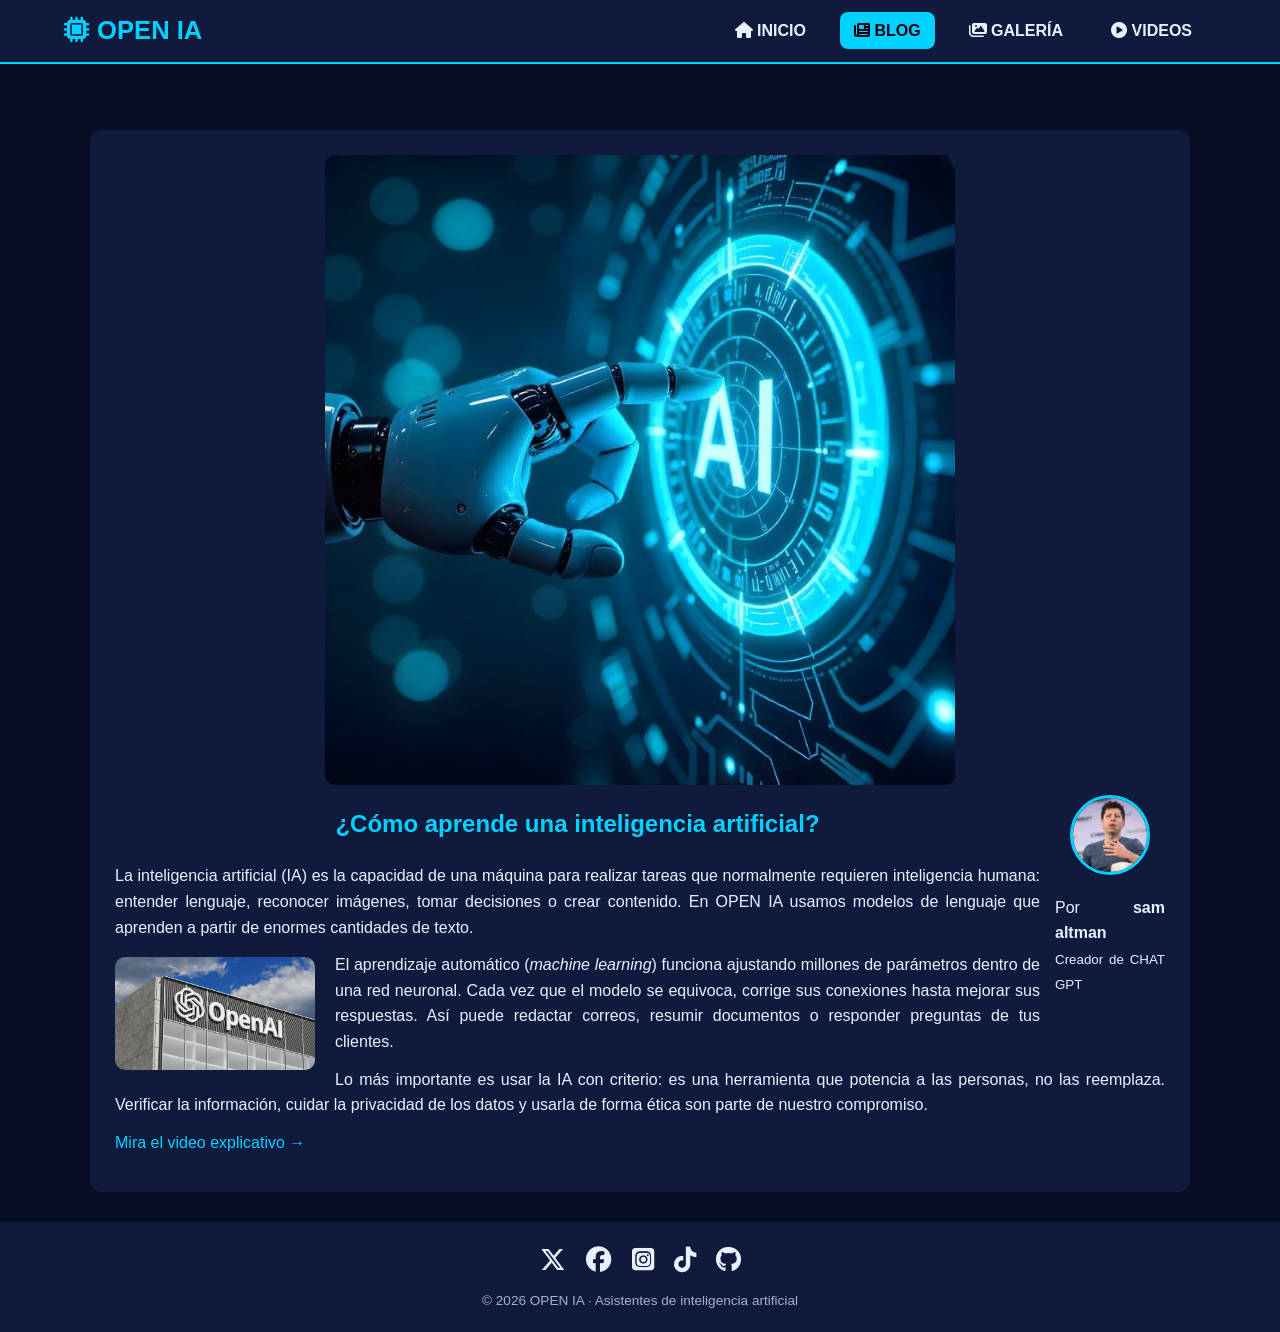
<file: blog.html>
<!DOCTYPE html>
<html lang="es">
<head>
    <meta charset="UTF-8">
    <meta name="viewport" content="width=device-width, initial-scale=1.0">
    <title>OPEN IA</title>
    <link rel="stylesheet" href="estilo.css">
    <link rel="stylesheet" href="https://cdnjs.cloudflare.com/ajax/libs/font-awesome/6.5.1/css/all.min.css">
    <link rel="shortcut icon" href="imagenes/favicon_ia.png" type="image/png">
</head>
<body>
    <header class="cabecera">
        <h1><i class="fa-solid fa-microchip"></i> OPEN IA</h1>
        <nav>
            <ul class="menu">
                <li><a href="index.html"><i class="fa-solid fa-house"></i> INICIO</a></li>
                <li><a href="blog.html" class="activo"><i class="fa-solid fa-newspaper"></i> BLOG</a></li>
                <li><a href="galeria.html"><i class="fa-solid fa-images"></i> GALERÍA</a></li>
                <li><a href="videos.html"><i class="fa-solid fa-circle-play"></i> VIDEOS</a></li>
            </ul>
        </nav>
    </header>
    <main class="contenido">
        <article class="entrada">
            <img class="portada-blog" src="imagenes/imagen ia.jpg" alt="Red neuronal artificial">
            <aside class="autor">
                <img class="avatar" src="imagenes/SALT.webp" alt="Foto del autor">
                <p>Por <strong>sam altman</strong><br><small>Creador de CHAT GPT</small></p>
            </aside>
            <h2>¿Cómo aprende una inteligencia artificial?</h2>
            <p>La inteligencia artificial (IA) es la capacidad de una máquina para realizar tareas que normalmente requieren inteligencia humana: entender lenguaje, reconocer imágenes, tomar decisiones o crear contenido. En OPEN IA usamos modelos de lenguaje que aprenden a partir de enormes cantidades de texto.</p>
            <img class="lateral" src="imagenes/OPEN.webp" alt="Nodos conectados">
            <p>El aprendizaje automático (<em>machine learning</em>) funciona ajustando millones de parámetros dentro de una red neuronal. Cada vez que el modelo se equivoca, corrige sus conexiones hasta mejorar sus respuestas. Así puede redactar correos, resumir documentos o responder preguntas de tus clientes.</p>
            <p>Lo más importante es usar la IA con criterio: es una herramienta que potencia a las personas, no las reemplaza. Verificar la información, cuidar la privacidad de los datos y usarla de forma ética son parte de nuestro compromiso.</p>
            <p><a href="videos.html">Mira el video explicativo &rarr;</a></p>
        </article>
    </main>
    <footer class="pie">
        <ul class="redes">
                <li><a href="https://x.com" target="_blank" rel="noopener" aria-label="X"><i class="fa-brands fa-x-twitter"></i></a></li>
                <li><a href="https://www.facebook.com" target="_blank" rel="noopener" aria-label="Facebook"><i class="fa-brands fa-facebook"></i></a></li>
                <li><a href="https://www.instagram.com" target="_blank" rel="noopener" aria-label="Instagram"><i class="fa-brands fa-square-instagram"></i></a></li>
                <li><a href="https://www.tiktok.com" target="_blank" rel="noopener" aria-label="TikTok"><i class="fa-brands fa-tiktok"></i></a></li>
                <li><a href="https://github.com" target="_blank" rel="noopener" aria-label="GitHub"><i class="fa-brands fa-github"></i></a></li>
            </ul>
        <p>&copy; 2026 OPEN IA &middot; Asistentes de inteligencia artificial</p>
    </footer>
</body>
</html>
</file>
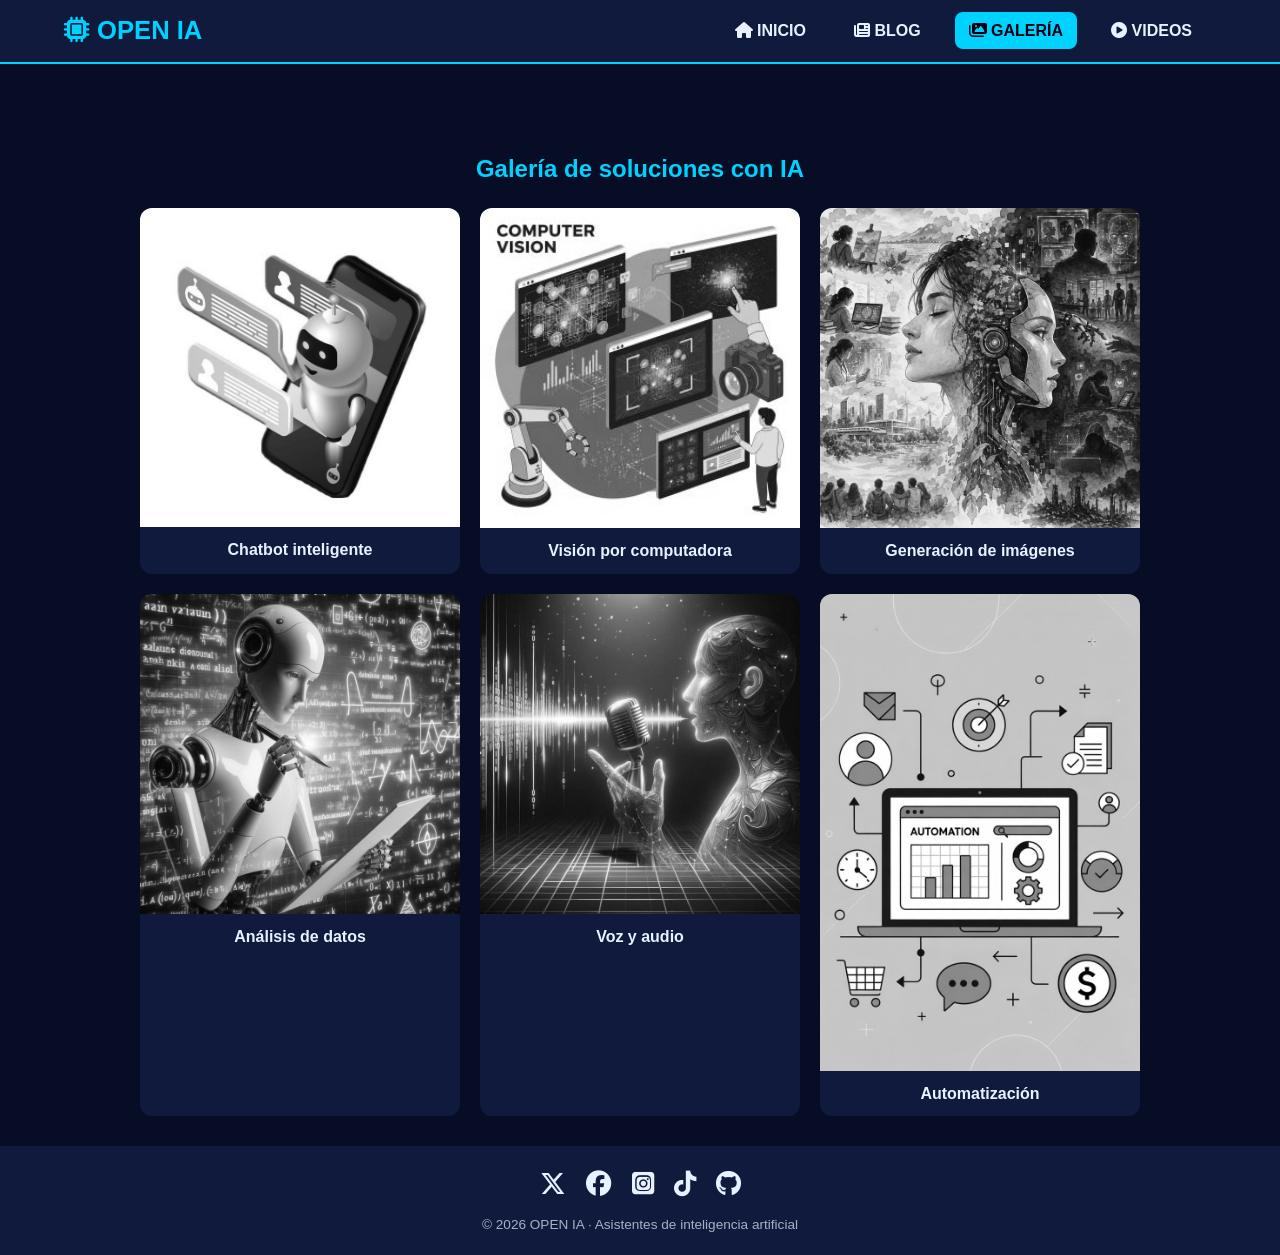
<file: galeria.html>
<!DOCTYPE html>
<html lang="es">
<head>
    <meta charset="UTF-8">
    <meta name="viewport" content="width=device-width, initial-scale=1.0">
    <title>OPEN IA
    </title>
    <link rel="stylesheet" href="estilo.css">
    <link rel="stylesheet" href="https://cdnjs.cloudflare.com/ajax/libs/font-awesome/6.5.1/css/all.min.css">
    <link rel="shortcut icon" href="imagenes/favicon_ia.png" type="image/png">
</head>
<body>
    <header class="cabecera">
        <h1><i class="fa-solid fa-microchip"></i> OPEN IA</h1>
        <nav>
            <ul class="menu">
                <li><a href="index.html"><i class="fa-solid fa-house"></i> INICIO</a></li>
                <li><a href="blog.html"><i class="fa-solid fa-newspaper"></i> BLOG</a></li>
                <li><a href="galeria.html" class="activo"><i class="fa-solid fa-images"></i> GALERÍA</a></li>
                <li><a href="videos.html"><i class="fa-solid fa-circle-play"></i> VIDEOS</a></li>
            </ul>
        </nav>
    </header>
    <main class="contenido">
        <section>
            <h2>Galería de soluciones con IA</h2>
            <div class="galeria">
            <figure><img src="imagenes/chatbot.jpg" alt="Chatbot inteligente"><figcaption>Chatbot inteligente</figcaption></figure>
            <figure><img src="imagenes/Vision.jpg" alt="Visión por computadora"><figcaption>Visión por computadora</figcaption></figure>
            <figure><img src="imagenes/imagenia.jpg" alt="Generación de imágenes"><figcaption>Generación de imágenes</figcaption></figure>
            <figure><img src="imagenes/dtos.jpg" alt="Análisis de datos"><figcaption>Análisis de datos</figcaption></figure>
            <figure><img src="imagenes/voz.jpg" alt="Voz y audio"><figcaption>Voz y audio</figcaption></figure>
            <figure><img src="imagenes/autos.jpg" alt="Automatización"><figcaption>Automatización</figcaption></figure>
            </div>
        </section>
    </main>
    <footer class="pie">
        <ul class="redes">
                <li><a href="https://x.com" target="_blank" rel="noopener" aria-label="X"><i class="fa-brands fa-x-twitter"></i></a></li>
                <li><a href="https://www.facebook.com" target="_blank" rel="noopener" aria-label="Facebook"><i class="fa-brands fa-facebook"></i></a></li>
                <li><a href="https://www.instagram.com" target="_blank" rel="noopener" aria-label="Instagram"><i class="fa-brands fa-square-instagram"></i></a></li>
                <li><a href="https://www.tiktok.com" target="_blank" rel="noopener" aria-label="TikTok"><i class="fa-brands fa-tiktok"></i></a></li>
                <li><a href="https://github.com" target="_blank" rel="noopener" aria-label="GitHub"><i class="fa-brands fa-github"></i></a></li>
            </ul>
        <p>&copy; 2026 OPEN IA &middot; Asistentes de inteligencia artificial</p>
    </footer>
</body>
</html>
</file>
<file: estilo.css>
*{margin:0;padding:0;box-sizing:border-box}
:root{--fondo:#070d24;--panel:#101a3d;--acento:#00d2ff;--texto:#e8f1ff;--alt:#8a5cff}
body{font-family:"Segoe UI",Arial,sans-serif;background:var(--fondo);color:var(--texto);line-height:1.6}
a{color:var(--acento);text-decoration:none}
a:hover{opacity:.6}
ul{list-style:none}

/* ---------- Portada (index) ---------- */
.portada{width:100%;height:100vh;position:relative;
    background:linear-gradient(rgba(7,13,36,.45),rgba(7,13,36,.6)),url(imagenes/fondo_ia.jpg) center/cover no-repeat}
#contenedor{width:80%;max-width:900px;position:absolute;top:50%;left:50%;transform:translate(-50%,-50%);text-align:center}
#contenedor h1{font-size:clamp(2.5rem,7vw,5rem);margin:20px;text-shadow:0 0 25px var(--acento)}
#contenedor h2{font-weight:400;font-size:clamp(1rem,2.5vw,1.5rem);margin:10px}
#musica{position:fixed;bottom:10px;left:10px;width:200px;height:34px;opacity:.8;z-index:50}

/* ---------- Menú (flex) ---------- */
.menu{display:flex;justify-content:center;align-items:center;flex-wrap:wrap;margin:20px}
.menu li{padding:10px}
.menu li a{color:var(--texto);font-weight:bold;padding:10px 14px;border-radius:8px;transition:.3s}
.menu li a:hover,.menu li a.activo{opacity:1;background:var(--acento);color:#001;}

/* ---------- Redes ---------- */
.redes{display:flex;justify-content:center;align-items:center;gap:10px}
.redes a{display:inline-block;padding:5px}
.redes i{font-size:1.6em;color:var(--texto);transition:.3s}
.redes a:hover{opacity:1}
.redes a:hover i{color:var(--acento);transform:scale(1.25)}

/* ---------- Cabecera fija (blog, galería, videos) ---------- */
.cabecera{position:fixed;top:0;left:0;width:100%;z-index:100;background:var(--panel);
    border-bottom:2px solid var(--acento);display:flex;justify-content:space-between;align-items:center;flex-wrap:wrap;padding:8px 5%}
.cabecera h1{font-size:1.6rem;color:var(--acento)}
.cabecera .menu{margin:0}
.contenido{width:90%;max-width:1100px;margin:0 auto;padding:130px 0 30px;min-height:80vh}
.contenido h2{text-align:center;margin:20px 0;color:var(--acento)}
.pie{background:var(--panel);text-align:center;padding:20px}
.pie p{margin-top:8px;font-size:.85rem;opacity:.7}

/* ---------- Blog ---------- */
.entrada{background:var(--panel);padding:25px;border-radius:12px;overflow:hidden}
.entrada p{margin:12px 0;text-align:justify}
.portada-blog{display:block;width:60%;margin:auto;border-radius:10px}
.autor{float:right;width:110px;text-align:center;margin:10px 0 10px 15px}
.avatar{width:80px;height:80px;border-radius:50%;object-fit:cover;border:3px solid var(--acento)}
.lateral{float:left;width:200px;margin:5px 20px 10px 0;border-radius:10px}

/* ---------- Galería (flex) ---------- */
.galeria{display:flex;flex-wrap:wrap;justify-content:center;gap:20px}
.galeria figure{width:320px;overflow:hidden;border-radius:12px;background:var(--panel);text-align:center}
.galeria img{width:100%;display:block;transition:.4s;filter:grayscale(100%)}
.galeria figure:hover img{filter:grayscale(0) hue-rotate(40deg) saturate(1.6);transform:scale(1.15) rotate(2deg)}
.galeria figure{transition:.3s}
.galeria figure:hover{box-shadow:0 0 20px var(--acento)}
.galeria figcaption{padding:10px;font-weight:bold}

/* ---------- Videos responsivos ---------- */
.video-box{max-width:800px;margin:30px auto;background:var(--panel);padding:20px;border-radius:12px}
.video-box h3{margin-bottom:12px}
.responsivo{position:relative;padding-bottom:56.25%;height:0}
.responsivo iframe{position:absolute;top:0;left:0;width:100%;height:100%;border:0;border-radius:8px}
.video-box video{width:100%;border-radius:8px;display:block}

@media(max-width:700px){
    .cabecera{justify-content:center}
    .contenido{padding-top:170px}
    .portada-blog{width:100%}
    .lateral{float:none;display:block;width:100%;margin:10px 0}
}
</file>
